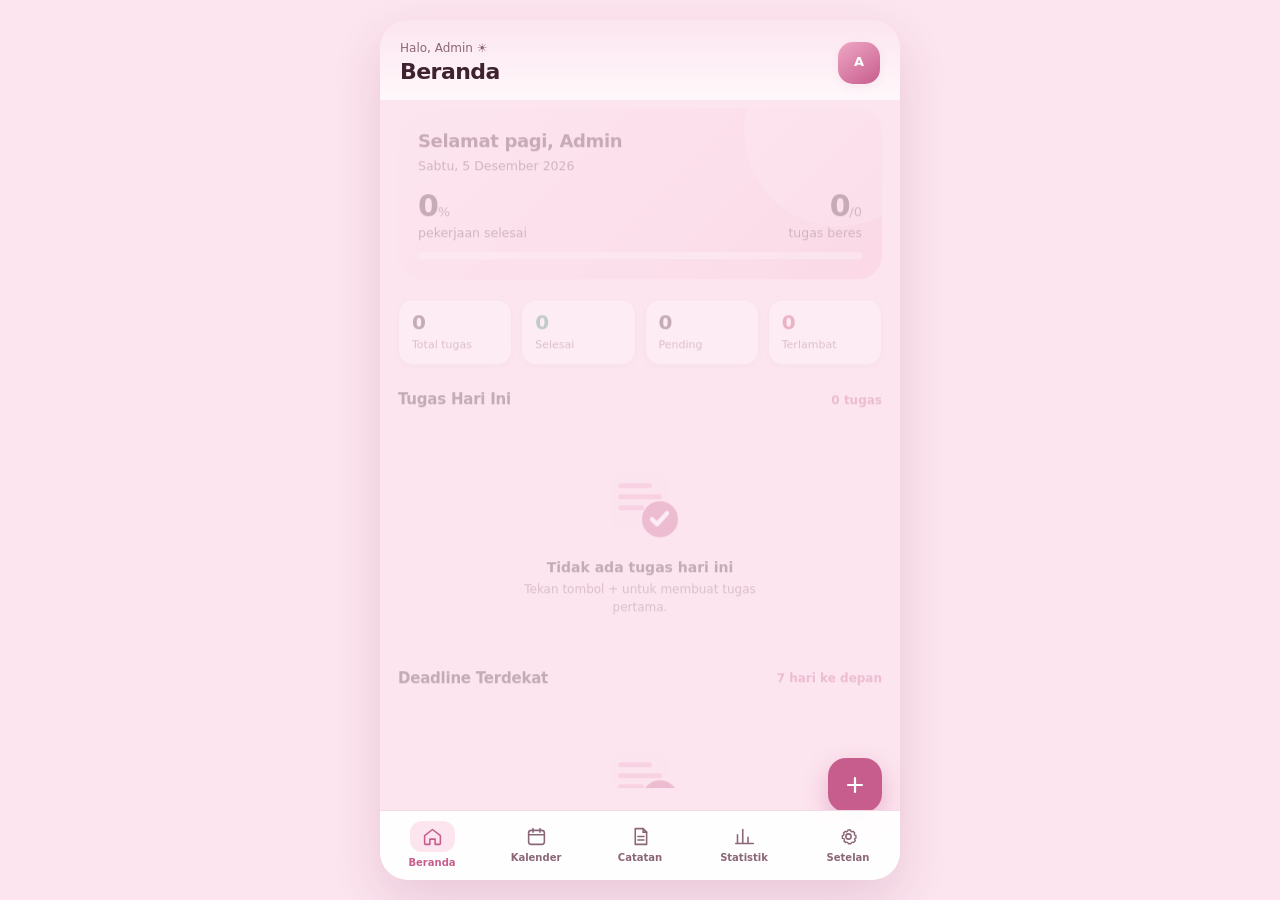
<file: index.html>
<!DOCTYPE html>
<html lang="id">
<head>
<meta charset="utf-8">
<meta http-equiv="refresh" content="0; url=./pinktask.html">
<link rel="canonical" href="./pinktask.html">
<title>PinkTask</title>
</head>
<body>
<a href="./pinktask.html">Buka PinkTask</a>
</body>
</html>
</file>
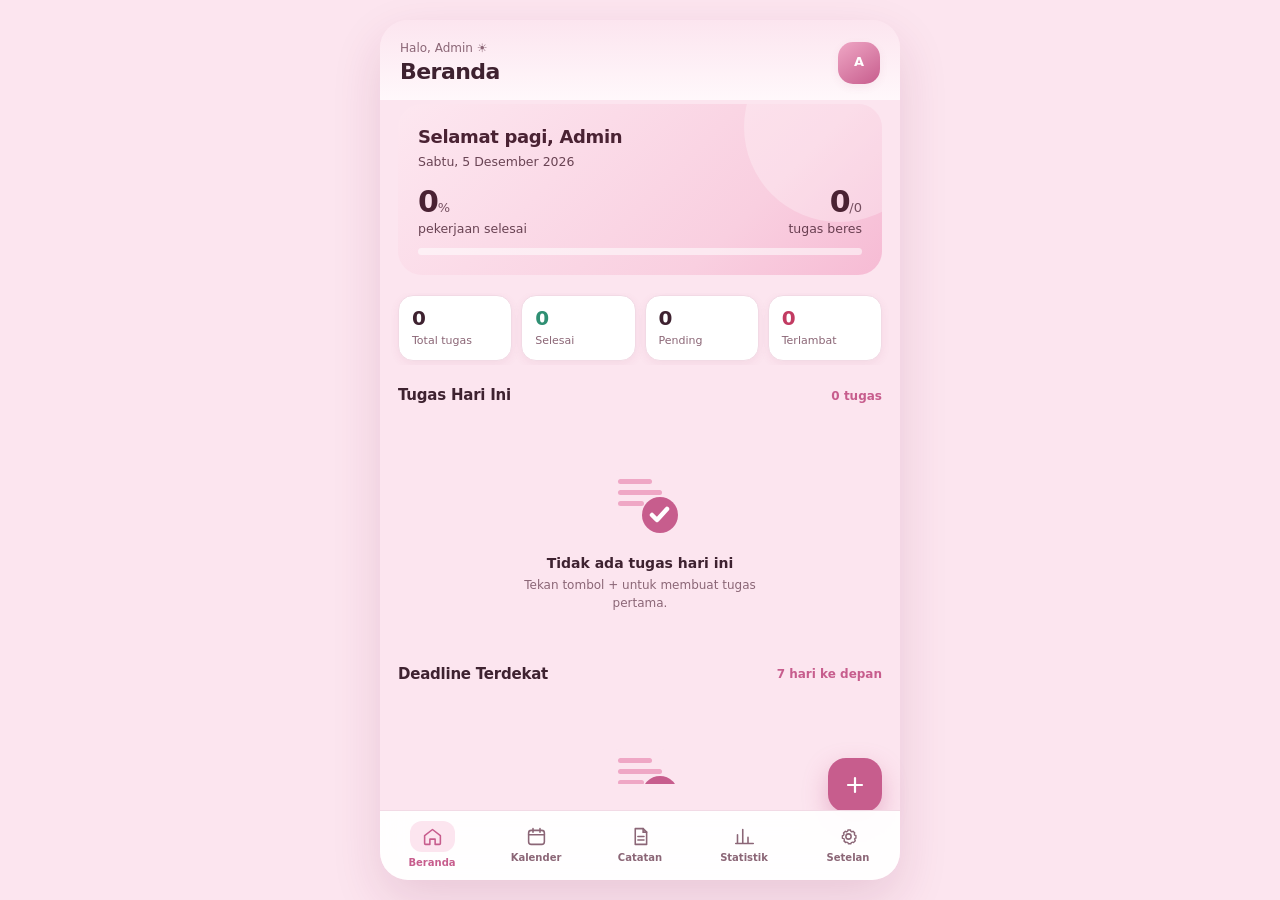
<file: pinktask.html>
<!DOCTYPE html>
<html lang="id" data-theme="light">
<head>
<meta charset="utf-8">
<meta name="viewport" content="width=device-width, initial-scale=1, viewport-fit=cover">
<meta name="theme-color" content="#FCE5EF">
<link rel="manifest" href="manifest.json">
<link rel="apple-touch-icon" href="icon-192.png">
<meta name="apple-mobile-web-app-capable" content="yes">
<meta name="apple-mobile-web-app-title" content="PinkTask">
<meta name="apple-mobile-web-app-status-bar-style" content="default">
<title>PinkTask — Admin Productivity Manager</title>
<link rel="stylesheet" href="app.css">
</head>
<body>

<svg width="0" height="0" style="position:absolute" aria-hidden="true">
  <symbol id="i-home" viewBox="0 0 24 24"><path d="M3 11l9-7 9 7v9a1 1 0 01-1 1h-5v-6h-6v6H4a1 1 0 01-1-1z" fill="none" stroke="currentColor" stroke-width="1.8" stroke-linecap="round" stroke-linejoin="round"/></symbol>
  <symbol id="i-calendar" viewBox="0 0 24 24"><rect x="3" y="5" width="18" height="16" rx="3" fill="none" stroke="currentColor" stroke-width="1.8"/><path d="M3 10h18M8 3v4M16 3v4" fill="none" stroke="currentColor" stroke-width="1.8" stroke-linecap="round"/></symbol>
  <symbol id="i-note" viewBox="0 0 24 24"><path d="M6 3h9l4 4v14H6z" fill="none" stroke="currentColor" stroke-width="1.8" stroke-linejoin="round"/><path d="M15 3v4h4M9 12h7M9 16h7" fill="none" stroke="currentColor" stroke-width="1.8" stroke-linecap="round"/></symbol>
  <symbol id="i-chart" viewBox="0 0 24 24"><path d="M4 20V10M10 20V4M16 20v-7M22 20H2" fill="none" stroke="currentColor" stroke-width="1.8" stroke-linecap="round"/></symbol>
  <symbol id="i-settings" viewBox="0 0 24 24"><circle cx="12" cy="12" r="3" fill="none" stroke="currentColor" stroke-width="1.8"/><path d="M19.4 15a1.6 1.6 0 00.3 1.8l.1.1-2.1 2.1-.1-.1a1.6 1.6 0 00-1.8-.3 1.6 1.6 0 00-1 1.5v.2h-3v-.2a1.6 1.6 0 00-1-1.5 1.6 1.6 0 00-1.8.3l-.1.1L6.8 17l.1-.1a1.6 1.6 0 00.3-1.8 1.6 1.6 0 00-1.5-1H5v-3h.2a1.6 1.6 0 001.5-1 1.6 1.6 0 00-.3-1.8L6.3 8l2.1-2.1.1.1a1.6 1.6 0 001.8.3 1.6 1.6 0 001-1.5V4.6h3v.2a1.6 1.6 0 001 1.5 1.6 1.6 0 001.8-.3l.1-.1L19.2 8l-.1.1a1.6 1.6 0 00-.3 1.8 1.6 1.6 0 001.5 1h.2v3h-.2a1.6 1.6 0 00-1.4 1z" fill="none" stroke="currentColor" stroke-width="1.6" stroke-linejoin="round"/></symbol>
  <symbol id="i-plus" viewBox="0 0 24 24"><path d="M12 5v14M5 12h14" fill="none" stroke="currentColor" stroke-width="2.2" stroke-linecap="round"/></symbol>
  <symbol id="i-check" viewBox="0 0 24 24"><path d="M5 12.5l4.2 4.2L19 7" fill="none" stroke="currentColor" stroke-width="3" stroke-linecap="round" stroke-linejoin="round"/></symbol>
  <symbol id="i-bell" viewBox="0 0 24 24"><path d="M18 8a6 6 0 10-12 0c0 7-3 7-3 9h18c0-2-3-2-3-9M10 21h4" fill="none" stroke="currentColor" stroke-width="1.8" stroke-linecap="round" stroke-linejoin="round"/></symbol>
  <symbol id="i-clock" viewBox="0 0 24 24"><circle cx="12" cy="12" r="9" fill="none" stroke="currentColor" stroke-width="1.8"/><path d="M12 7v5l3 2" fill="none" stroke="currentColor" stroke-width="1.8" stroke-linecap="round"/></symbol>
  <symbol id="i-edit" viewBox="0 0 24 24"><path d="M4 20h4l11-11-4-4L4 16v4zM14 6l4 4" fill="none" stroke="currentColor" stroke-width="1.8" stroke-linecap="round" stroke-linejoin="round"/></symbol>
  <symbol id="i-trash" viewBox="0 0 24 24"><path d="M4 7h16M9 7V4h6v3M6 7l1 13h10l1-13M10 11v5M14 11v5" fill="none" stroke="currentColor" stroke-width="1.8" stroke-linecap="round" stroke-linejoin="round"/></symbol>
  <symbol id="i-search" viewBox="0 0 24 24"><circle cx="11" cy="11" r="7" fill="none" stroke="currentColor" stroke-width="1.8"/><path d="M16 16l4 4" fill="none" stroke="currentColor" stroke-width="1.8" stroke-linecap="round"/></symbol>
  <symbol id="i-left" viewBox="0 0 24 24"><path d="M15 5l-7 7 7 7" fill="none" stroke="currentColor" stroke-width="2" stroke-linecap="round" stroke-linejoin="round"/></symbol>
  <symbol id="i-right" viewBox="0 0 24 24"><path d="M9 5l7 7-7 7" fill="none" stroke="currentColor" stroke-width="2" stroke-linecap="round" stroke-linejoin="round"/></symbol>
  <symbol id="i-close" viewBox="0 0 24 24"><path d="M6 6l12 12M18 6L6 18" fill="none" stroke="currentColor" stroke-width="2" stroke-linecap="round"/></symbol>
  <symbol id="i-star" viewBox="0 0 24 24"><path d="M12 3l2.7 5.6 6.1.9-4.4 4.3 1 6.1-5.4-2.9-5.4 2.9 1-6.1L3.2 9.5l6.1-.9z" fill="none" stroke="currentColor" stroke-width="1.8" stroke-linejoin="round"/></symbol>
  <symbol id="i-flag" viewBox="0 0 24 24"><path d="M5 21V4m0 1h11l-2 4 2 4H5" fill="none" stroke="currentColor" stroke-width="1.8" stroke-linecap="round" stroke-linejoin="round"/></symbol>
  <symbol id="i-tag" viewBox="0 0 24 24"><path d="M12 3H4v8l9 9 8-8-9-9z" fill="none" stroke="currentColor" stroke-width="1.8" stroke-linejoin="round"/><circle cx="8" cy="8" r="1.4" fill="currentColor"/></symbol>
  <symbol id="i-download" viewBox="0 0 24 24"><path d="M12 3v12m-4-4l4 4 4-4M4 19h16" fill="none" stroke="currentColor" stroke-width="1.8" stroke-linecap="round" stroke-linejoin="round"/></symbol>
  <symbol id="i-upload" viewBox="0 0 24 24"><path d="M12 16V4m-4 4l4-4 4 4M4 19h16" fill="none" stroke="currentColor" stroke-width="1.8" stroke-linecap="round" stroke-linejoin="round"/></symbol>
  <symbol id="i-moon" viewBox="0 0 24 24"><path d="M20 14.5A8.5 8.5 0 019.5 4 8.5 8.5 0 1020 14.5z" fill="none" stroke="currentColor" stroke-width="1.8" stroke-linejoin="round"/></symbol>
  <symbol id="i-sun" viewBox="0 0 24 24"><circle cx="12" cy="12" r="4" fill="none" stroke="currentColor" stroke-width="1.8"/><path d="M12 2v2M12 20v2M2 12h2M20 12h2M5 5l1.5 1.5M17.5 17.5L19 19M19 5l-1.5 1.5M6.5 17.5L5 19" fill="none" stroke="currentColor" stroke-width="1.8" stroke-linecap="round"/></symbol>
  <symbol id="i-info" viewBox="0 0 24 24"><circle cx="12" cy="12" r="9" fill="none" stroke="currentColor" stroke-width="1.8"/><path d="M12 11v5M12 8h.01" fill="none" stroke="currentColor" stroke-width="2" stroke-linecap="round"/></symbol>
  <symbol id="i-link" viewBox="0 0 24 24"><path d="M10 13a5 5 0 007.5.5l2-2A5 5 0 0012.5 4l-1 1M14 11a5 5 0 00-7.5-.5l-2 2A5 5 0 0011.5 20l1-1" fill="none" stroke="currentColor" stroke-width="1.8" stroke-linecap="round"/></symbol>
  <symbol id="i-heart" viewBox="0 0 24 24"><path d="M12 20s-8-4.6-8-10a4.5 4.5 0 018-2.8A4.5 4.5 0 0120 10c0 5.4-8 10-8 10z" fill="none" stroke="currentColor" stroke-width="1.8" stroke-linejoin="round"/></symbol>
  <symbol id="i-empty" viewBox="0 0 96 96"><rect x="18" y="22" width="60" height="56" rx="12" fill="#FCE5EF"/><rect x="26" y="32" width="34" height="5" rx="2.5" fill="#EFA7C5"/><rect x="26" y="43" width="44" height="5" rx="2.5" fill="#EFA7C5"/><rect x="26" y="54" width="26" height="5" rx="2.5" fill="#EFA7C5"/><circle cx="68" cy="68" r="18" fill="#C75D8D"/><path d="M60 68l5 5 10-11" fill="none" stroke="#fff" stroke-width="4.5" stroke-linecap="round" stroke-linejoin="round"/></symbol>
</svg>

<div class="shell">

  <!-- HOME -->
  <section class="page active" id="page-home">
    <div class="topbar">
      <div class="greeting"><div class="hello" id="hello">Halo, Admin 👋</div><h1>Beranda</h1></div>
      <div class="avatar">PT</div>
    </div>
    <div class="page-content">
    <div class="hero">
      <h2 id="hero-title">Selamat datang kembali</h2>
      <p id="hero-date">—</p>
      <div class="hero-row">
        <div><div class="hero-num"><span id="hero-percent">0</span><small>%</small></div><p>pekerjaan selesai</p></div>
        <div style="text-align:right"><div class="hero-num" id="hero-done">0<small>/0</small></div><p>tugas beres</p></div>
      </div>
      <div class="bar"><span id="hero-bar" style="width:0"></span></div>
    </div>
    <div class="metrics" id="metrics"></div>
    <div class="section">
      <div class="section-head"><h3>Tugas Hari Ini</h3><span class="link" id="home-today-count"></span></div>
      <div class="stack" id="home-today"></div>
    </div>
    <div class="section">
      <div class="section-head"><h3>Deadline Terdekat</h3><span class="link">7 hari ke depan</span></div>
      <div class="stack" id="home-upcoming"></div>
    </div>
    </div>
  </section>

  <!-- CALENDAR -->
  <section class="page" id="page-calendar">
    <div class="topbar">
      <div class="greeting"><div class="hello">Jadwal kerja</div><h1>Kalender</h1></div>
      <button class="icon-btn" id="cal-today" aria-label="Kembali ke hari ini"><svg><use href="#i-calendar" xlink:href="#i-calendar"/></svg></button>
    </div>
    <div class="page-content">
    <div class="month-head">
      <div><h2 id="cal-title">—</h2><p id="cal-sub">—</p></div>
      <div class="nav-pair">
        <button id="cal-prev" aria-label="Bulan sebelumnya"><svg><use href="#i-left" xlink:href="#i-left"/></svg></button>
        <button id="cal-next" aria-label="Bulan berikutnya"><svg><use href="#i-right" xlink:href="#i-right"/></svg></button>
      </div>
    </div>
    <div class="calendar">
      <div class="weekdays"><span>Sen</span><span>Sel</span><span>Rab</span><span>Kam</span><span>Jum</span><span>Sab</span><span>Min</span></div>
      <div class="days" id="cal-days"></div>
    </div>
    <div class="day-caption" id="cal-caption">—</div>
    <div class="section" style="padding-top:0"><div class="stack" id="cal-tasks"></div></div>
    </div>
  </section>

  <!-- NOTES -->
  <section class="page" id="page-notes">
    <div class="topbar">
      <div class="greeting"><div class="hello">Jurnal harian</div><h1>Catatan</h1></div>
      <div class="avatar">PT</div>
    </div>
    <div class="page-content">
    <div class="search"><svg><use href="#i-search" xlink:href="#i-search"/></svg>
      <input id="note-search" type="search" placeholder="Cari catatan..."></div>
    <div class="filters" id="note-filters"></div>
    <div class="section" style="padding-top:0"><div class="stack" id="note-list"></div></div>
    </div>
  </section>

  <!-- STATS -->
  <section class="page" id="page-stats">
    <div class="topbar">
      <div class="greeting"><div class="hello">Wawasan kerja</div><h1>Statistik</h1></div>
      <div class="avatar">PT</div>
    </div>
    <div class="page-content">
    <div class="section">
      <div class="section-head"><h3>Produktivitas</h3>
        <div class="segment" id="stat-period" style="max-width:170px">
          <button data-period="week" class="active">Minggu</button><button data-period="month">Bulan</button>
        </div>
      </div>
      <div class="card" id="stat-summary"></div>
    </div>
    <div class="section">
      <div class="section-head"><h3>Grafik Penyelesaian</h3></div>
      <div class="card"><div class="chart" id="stat-chart"></div><div class="legend"><span><i style="background:#EFA7C5"></i> Selesai</span><span><i style="background:#F2DAE5"></i> Dibuat</span></div></div>
    </div>
    <div class="section">
      <div class="section-head"><h3>Kategori Teratas</h3></div>
      <div class="card" id="stat-categories"></div>
    </div>
    <div class="section">
      <div class="section-head"><h3>Rekap Bulan Ini</h3></div>
      <div class="card" id="stat-month"></div>
    </div>
    </div>
  </section>

  <!-- SETTINGS -->
  <section class="page" id="page-settings">
    <div class="topbar">
      <div class="greeting"><div class="hello">Preferensi aplikasi</div><h1>Pengaturan</h1></div>
    </div>
    <div class="page-content">
    <div class="section" style="padding-top:0">
      <div class="card" style="margin-bottom:10px">
        <label class="lbl">Nama pengguna</label>
        <div style="display:flex;gap:8px">
          <input class="field" id="name-input" placeholder="Nama kamu" maxlength="30" autocomplete="off">
          <button class="btn primary" id="name-save" style="flex:0 0 84px">Simpan</button>
        </div>
        <div style="font-size:11px;color:var(--muted);margin-top:7px">Dipakai untuk sapaan di beranda.</div>
      </div>
      <div class="card" style="display:flex;align-items:center;gap:13px">
        <div class="avatar" style="width:50px;height:50px;border-radius:17px">PT</div>
        <div><b style="font-size:14px">PinkTask</b><div style="font-size:11.5px;color:var(--muted)">Admin Productivity Manager</div></div>
      </div>
    </div>
    <div class="section">
      <div class="section-head"><h3>Tampilan</h3></div>
      <div class="list-group"><div class="row">
        <div class="r-ico"><svg><use href="#i-moon" xlink:href="#i-moon"/></svg></div>
        <div class="r-body"><b>Mode gelap</b><span>Nyaman dipakai malam hari</span></div>
        <div class="switch" id="theme-switch"></div>
      </div></div>
    </div>
    <div class="section">
      <div class="section-head"><h3>Notifikasi</h3></div>
      <div class="list-group">
        <div class="row"><div class="r-ico"><svg><use href="#i-bell" xlink:href="#i-bell"/></svg></div>
          <div class="r-body"><b>Pengingat aktif</b><span>Notifikasi lokal tanpa internet</span></div>
          <div class="switch on" id="notify-switch"></div></div>
        <div class="row" id="permission-row"><div class="r-ico"><svg><use href="#i-info" xlink:href="#i-info"/></svg></div>
          <div class="r-body"><b>Izin notifikasi</b><span id="permission-text">Diperlukan Android 13+</span></div>
          <button class="r-val" id="ask-permission">Izinkan</button></div>
      </div>
    </div>
    <div class="section">
      <div class="section-head"><h3>Data &amp; Cadangan</h3></div>
      <div class="list-group">
        <div class="row" id="backup-row"><div class="r-ico"><svg><use href="#i-download" xlink:href="#i-download"/></svg></div>
          <div class="r-body"><b>Backup data</b><span id="backup-info">Simpan salinan ke perangkat</span></div></div>
        <div class="row" id="restore-row"><div class="r-ico"><svg><use href="#i-upload" xlink:href="#i-upload"/></svg></div>
          <div class="r-body"><b>Restore data</b><span>Pulihkan dari file backup</span></div></div>
        <div class="row" id="export-row"><div class="r-ico"><svg><use href="#i-download" xlink:href="#i-download"/></svg></div>
          <div class="r-body"><b>Ekspor tugas</b><span>File CSV untuk spreadsheet</span></div></div>
        <div class="row" id="clear-row"><div class="r-ico"><svg><use href="#i-trash" xlink:href="#i-trash"/></svg></div>
          <div class="r-body"><b>Hapus semua data</b><span>Tidak bisa dibatalkan</span></div></div>
      </div>
    </div>
    <div class="section">
      <div class="card" style="text-align:center;color:var(--muted);font-size:11.5px">
        <div style="color:var(--accent)"><svg style="width:26px;height:26px;margin:0 auto 6px"><use href="#i-heart" xlink:href="#i-heart"/></svg></div>
        PinkTask v1.0 · Stay organized, get things done.
      </div>
    </div>
    </div>
  </section>

  <button class="fab" id="fab" aria-label="Tambah tugas"><svg><use href="#i-plus" xlink:href="#i-plus"/></svg></button>
  <nav class="bottom-nav" id="bottom-nav">
    <button class="nav-item active" data-page="home"><span class="nav-ico"><svg><use href="#i-home" xlink:href="#i-home"/></svg></span>Beranda</button>
    <button class="nav-item" data-page="calendar"><span class="nav-ico"><svg><use href="#i-calendar" xlink:href="#i-calendar"/></svg></span>Kalender</button>
    <button class="nav-item" data-page="notes"><span class="nav-ico"><svg><use href="#i-note" xlink:href="#i-note"/></svg></span>Catatan</button>
    <button class="nav-item" data-page="stats"><span class="nav-ico"><svg><use href="#i-chart" xlink:href="#i-chart"/></svg></span>Statistik</button>
    <button class="nav-item" data-page="settings"><span class="nav-ico"><svg><use href="#i-settings" xlink:href="#i-settings"/></svg></span>Setelan</button>
  </nav>
</div>

<div class="overlay" id="overlay"><div class="sheet" id="sheet"></div></div>
<div class="toast" id="toast" role="status"></div>

<script src="store.js"></script>
<script src="app.js"></script>
<script>
if ('serviceWorker' in navigator && location.protocol !== 'file:') {
  window.addEventListener('load', function () {
    navigator.serviceWorker.register('sw.js').catch(function () {});
  });
}
</script>
</body>
</html>
</file>
<file: app.css>
/* PinkTask — design system */
:root{
  --bg:#FFF8FB; --surface:#FFFFFF; --surface-2:#FCE5EF; --surface-3:#FFF0F6;
  --primary:#EFA7C5; --primary-strong:#C75D8D; --accent:#C75D8D;
  --text:#3E2230; --muted:#8B6676; --faint:#B796A5; --border:#F2DAE5;
  --danger:#C23B62; --success:#2F8F73; --warning:#D98B28;
  --shadow:0 10px 28px rgba(157,55,100,.10);
  --shadow-sm:0 3px 10px rgba(157,55,100,.07);
  --radius:18px; --radius-sm:12px; --nav-h:70px;
  --safe-top:env(safe-area-inset-top, 0px);
  --safe-bottom:env(safe-area-inset-bottom, 0px);
  --safe-left:env(safe-area-inset-left, 0px);
  --safe-right:env(safe-area-inset-right, 0px);
}
html[data-theme="dark"]{
  --bg:#1C171A; --surface:#2A2227; --surface-2:#392B33; --surface-3:#32262C;
  --primary:#C75D8D; --primary-strong:#EFA7C5; --accent:#EFA7C5;
  --text:#F8EBF1; --muted:#C9A9B8; --faint:#9E7E8D; --border:#4A3540;
  --danger:#FF7D9C; --success:#5FCBA8; --warning:#E8B463;
  --shadow:0 10px 28px rgba(0,0,0,.35); --shadow-sm:0 3px 12px rgba(0,0,0,.25);
}
*{box-sizing:border-box;-webkit-tap-highlight-color:transparent}
html,body{margin:0;padding:0;min-height:100%}
body{
  background:var(--bg);color:var(--text);font-size:14px;line-height:1.45;
  font-family:Roboto,"Segoe UI",system-ui,-apple-system,sans-serif;
  -webkit-font-smoothing:antialiased;overflow:hidden;
}
button,input,select,textarea{font:inherit;color:inherit}
button{cursor:pointer;border:0;background:none}
h1,h2,h3,h4,p{margin:0}
svg{display:block}
::selection{background:var(--primary);color:var(--text)}
:focus-visible{outline:3px solid var(--primary-strong);outline-offset:2px}
input[type="date"]::-webkit-calendar-picker-indicator,
input[type="time"]::-webkit-calendar-picker-indicator{opacity:.6;cursor:pointer}

.shell{max-width:520px;margin:0 auto;height:100vh;height:100dvh;position:relative;
  padding-bottom:calc(var(--nav-h) + var(--safe-bottom) + 26px);
  display:flex;flex-direction:column;overflow:hidden}
.page{display:none;flex:1;min-height:0;flex-direction:column}
.page.active{display:flex}
@keyframes fade{from{opacity:0;transform:translateY(6px)}to{opacity:1;transform:none}}
.page-content{flex:1;min-height:0;overflow-y:auto;overflow-x:hidden;-webkit-overflow-scrolling:touch;
  overscroll-behavior:contain;animation:fade .25s ease}

/* top bar */
.topbar{padding:calc(var(--safe-top) + 20px) 20px 14px;display:flex;align-items:center;gap:12px;
  flex:none;position:relative;z-index:5;
  background:linear-gradient(180deg, var(--surface-2) 0%, var(--bg) 100%)}
.topbar .greeting{flex:1;min-width:0}
.topbar .hello{font-size:12px;color:var(--muted)}
.topbar h1{font-size:22px;letter-spacing:-.025em;font-weight:700;line-height:1.2;margin-top:2px}
.avatar{width:42px;height:42px;border-radius:15px;background:linear-gradient(145deg,var(--primary),var(--primary-strong));
  color:#fff;font-weight:700;font-size:13px;display:grid;place-items:center;box-shadow:var(--shadow-sm);flex:none}
.icon-btn{width:38px;height:38px;border-radius:12px;background:var(--surface);border:1px solid var(--border);
  display:grid;place-items:center;color:var(--accent);flex:none;box-shadow:var(--shadow-sm)}
.icon-btn svg{width:18px;height:18px}
.icon-btn:active{transform:scale(.96)}

/* hero card */
.hero{margin:4px 18px 18px;border-radius:24px;padding:20px;color:#4A2233;position:relative;overflow:hidden;
  background:linear-gradient(135deg,#FDE7F0,#F9CFE0 70%,#F6BBD4)}
html[data-theme="dark"] .hero{background:linear-gradient(135deg,#6E3A52,#8C4565 70%,#A85378);color:#FFF2F8}
.hero::after{content:"";position:absolute;right:-52px;top:-72px;width:190px;height:190px;border-radius:50%;
  background:rgba(255,255,255,.28)}
html[data-theme="dark"] .hero::after{background:rgba(255,255,255,.08)}
.hero h2{font-size:18px;font-weight:700;letter-spacing:-.02em;position:relative;z-index:1}
.hero p{font-size:12.5px;opacity:.82;margin-top:3px;position:relative;z-index:1}
.hero-row{display:flex;align-items:center;justify-content:space-between;gap:14px;margin-top:16px;position:relative;z-index:1}
.hero-num{font-size:30px;font-weight:800;letter-spacing:-.04em;line-height:1}
.hero-num small{font-size:13px;font-weight:500;letter-spacing:0;opacity:.75}
.bar{height:7px;border-radius:99px;background:rgba(255,255,255,.55);overflow:hidden;margin-top:10px}
html[data-theme="dark"] .bar{background:rgba(0,0,0,.22)}
.bar span{display:block;height:100%;border-radius:99px;background:var(--primary-strong);transition:width .4s ease}
html[data-theme="dark"] .bar span{background:#FFE0EF}

/* section */
.section{padding:0 18px;margin-bottom:24px}
.section-head{display:flex;align-items:center;justify-content:space-between;gap:10px;margin-bottom:12px}
.section-head h3{font-size:15px;font-weight:700;letter-spacing:-.015em}
.section-head .link{font-size:12px;font-weight:600;color:var(--accent)}

/* metric strip */
.metrics{display:flex;gap:9px;overflow:auto;padding:2px 18px 4px;margin-bottom:20px;scrollbar-width:none}
.metrics::-webkit-scrollbar{display:none}
.metric{min-width:92px;flex:1;background:var(--surface);border:1px solid var(--border);border-radius:15px;padding:11px 13px;box-shadow:var(--shadow-sm)}
.metric b{display:block;font-size:20px;font-weight:800;letter-spacing:-.03em;line-height:1.1}
.metric span{font-size:11px;color:var(--muted);white-space:nowrap}
.metric.late b{color:var(--danger)}
.metric.done b{color:var(--success)}

/* cards */
.card{background:var(--surface);border:1px solid var(--border);border-radius:var(--radius);padding:14px;box-shadow:var(--shadow-sm)}
.stack{display:flex;flex-direction:column;gap:10px}

/* task card */
.task{display:flex;gap:12px;align-items:flex-start;background:var(--surface);border:1px solid var(--border);
  border-radius:16px;padding:13px;box-shadow:var(--shadow-sm)}
.task.done{opacity:.72}
.check{width:23px;height:23px;border-radius:8px;border:2px solid var(--primary-strong);background:transparent;
  flex:none;display:grid;place-items:center;padding:0;margin-top:1px;transition:.18s}
.check svg{width:14px;height:14px;color:#fff;opacity:0;transform:scale(.5);transition:.18s}
.task.done .check{background:var(--primary-strong)}
.task.done .check svg{opacity:1;transform:scale(1)}
.task-main{flex:1;min-width:0}
.task-title{font-weight:600;font-size:13.5px;word-break:break-word;display:flex;align-items:center;gap:6px}
.task-title svg{width:13px;height:13px;color:var(--warning);flex:none}
.task.done .task-title{text-decoration:line-through;color:var(--muted)}
.task-desc{font-size:12px;color:var(--muted);margin-top:3px;display:-webkit-box;-webkit-line-clamp:2;-webkit-box-orient:vertical;overflow:hidden}
.task-meta{display:flex;align-items:center;gap:8px;flex-wrap:wrap;margin-top:8px;font-size:11px;color:var(--muted)}
.task-meta span{display:inline-flex;align-items:center;gap:4px}
.task-meta svg{width:12px;height:12px}
.task-meta .late{color:var(--danger);font-weight:600}
.tag{border-radius:99px;padding:2px 8px;font-size:10px;font-weight:700;background:var(--surface-2);color:var(--accent)}
.tag.high{background:#FCE0E8;color:#B43257}
.tag.medium{background:#FDF0DC;color:#A96E16}
.tag.low{background:#E5F4EF;color:#27775F}
html[data-theme="dark"] .tag.high{background:#5A2A3A;color:#FFB4C8}
html[data-theme="dark"] .tag.medium{background:#5A4526;color:#F4CE8F}
html[data-theme="dark"] .tag.low{background:#204A40;color:#9AE3CA}
.task-actions{display:flex;gap:2px;flex:none}
.mini{width:28px;height:28px;border-radius:9px;display:grid;place-items:center;color:var(--faint)}
.mini:hover{background:var(--surface-2);color:var(--accent)}
.mini svg{width:15px;height:15px}
.sub-progress{font-size:10.5px;color:var(--muted);margin-top:6px;display:flex;align-items:center;gap:5px}
.sub-progress .bar{height:4px;flex:1;margin:0;background:var(--surface-2)}
.sub-progress .bar span{background:var(--primary-strong)}

/* FAB */
.fab{position:fixed;right:calc(50% - 260px + 18px);bottom:calc(var(--nav-h) + var(--safe-bottom) + 18px);z-index:15;
  width:54px;height:54px;border-radius:18px;background:var(--primary-strong);color:#fff;
  display:grid;place-items:center;box-shadow:0 10px 24px rgba(199,93,141,.38)}
@media(max-width:520px){.fab{right:calc(18px + var(--safe-right))}}
.fab svg{width:24px;height:24px}
.fab:active{transform:scale(.95)}

/* bottom nav */
.bottom-nav{position:fixed;left:50%;transform:translateX(-50%);bottom:0;width:100%;max-width:520px;z-index:20;
  height:calc(var(--nav-h) + var(--safe-bottom));padding-bottom:var(--safe-bottom);
  background:color-mix(in srgb,var(--surface) 94%,transparent);backdrop-filter:blur(14px);
  border-top:1px solid var(--border);display:grid;grid-template-columns:repeat(5,1fr)}
.nav-item{display:flex;flex-direction:column;align-items:center;justify-content:center;gap:4px;color:var(--muted);font-size:10px;font-weight:600}
.nav-item svg{width:21px;height:21px}
.nav-item.active{color:var(--primary-strong)}
.nav-item.active .nav-ico{background:var(--surface-2);border-radius:12px;padding:5px 12px}
html[data-theme="dark"] .nav-item.active{color:var(--accent)}

/* filters */
.filters{display:flex;gap:7px;overflow:auto;padding:2px 18px 4px;margin-bottom:12px;scrollbar-width:none}
.filters::-webkit-scrollbar{display:none}
.chip{border:1px solid var(--border);background:var(--surface);color:var(--muted);border-radius:99px;
  padding:6px 13px;font-size:11.5px;font-weight:600;white-space:nowrap}
.chip.active{background:var(--primary-strong);border-color:var(--primary-strong);color:#fff}

/* calendar */
.month-head{display:flex;align-items:center;justify-content:space-between;padding:0 18px;margin-bottom:14px}
.month-head h2{font-size:18px;font-weight:700;letter-spacing:-.02em}
.month-head p{font-size:11.5px;color:var(--muted);margin-top:2px}
.nav-pair{display:flex;gap:6px}
.nav-pair button{width:34px;height:34px;border-radius:11px;border:1px solid var(--border);background:var(--surface);
  color:var(--accent);display:grid;place-items:center}
.nav-pair svg{width:16px;height:16px}
.calendar{margin:0 18px;border:1px solid var(--border);border-radius:20px;background:var(--surface);padding:14px 10px;box-shadow:var(--shadow-sm)}
.weekdays{display:grid;grid-template-columns:repeat(7,1fr);text-align:center;font-size:10px;font-weight:700;color:var(--muted);margin-bottom:8px}
.days{display:grid;grid-template-columns:repeat(7,1fr);gap:3px}
.day{aspect-ratio:1;border-radius:12px;display:flex;flex-direction:column;align-items:center;justify-content:center;gap:4px;
  font-size:12.5px;font-weight:600;color:var(--text);padding:0}
.day.muted{color:var(--faint)}
.day.today{color:var(--primary-strong);box-shadow:inset 0 0 0 1.5px var(--primary)}
.day.selected{background:var(--primary-strong);color:#fff;box-shadow:0 4px 12px rgba(199,93,141,.3)}
.day .dots{display:flex;gap:2px;height:4px}
.day .dots i{width:4px;height:4px;border-radius:50%;background:var(--primary-strong)}
.day .dots i.high{background:var(--danger)}
.day .dots i.medium{background:var(--warning)}
.day .dots i.low{background:var(--success)}
.day.selected .dots i{background:#fff}
.day-caption{font-size:12px;color:var(--muted);font-weight:600;margin:18px 18px 10px}

/* notes */
.search{display:flex;align-items:center;gap:9px;background:var(--surface);border:1px solid var(--border);border-radius:14px;
  padding:10px 13px;margin:0 18px 14px;box-shadow:var(--shadow-sm)}
.search svg{width:16px;height:16px;color:var(--muted)}
.search input{border:0;outline:0;background:none;width:100%;font-size:13px}
.search input::placeholder{color:var(--faint)}
.note-head{display:flex;align-items:baseline;justify-content:space-between;gap:10px}
.note-head b{font-size:14px}
.note-head span{font-size:11px;color:var(--muted)}
.note-body{font-size:12.5px;color:var(--muted);margin-top:6px;white-space:pre-wrap;display:-webkit-box;-webkit-line-clamp:3;-webkit-box-orient:vertical;overflow:hidden}
.note-link{font-size:10.5px;color:var(--accent);margin-top:8px;display:flex;align-items:center;gap:4px}
.note-link svg{width:12px;height:12px}

/* stats */
.chart{display:flex;align-items:flex-end;gap:5px;height:120px;margin-top:6px}
.chart .col{flex:1;display:flex;flex-direction:column;align-items:center;gap:6px;height:100%;justify-content:flex-end}
.chart .col .pair{width:100%;max-width:30px;height:100%;display:flex;align-items:flex-end;gap:2px;justify-content:center}
.chart .col .fill{flex:1;border-radius:6px 6px 3px 3px;min-height:3px;
  background:linear-gradient(180deg,var(--primary),var(--primary-strong))}
.chart .col .fill.made{background:var(--border)}
.chart .col span{font-size:9px;color:var(--muted)}
.chart .col b{font-size:10px;color:var(--text)}
.legend{display:flex;gap:12px;margin-top:12px;font-size:10.5px;color:var(--muted);flex-wrap:wrap}
.legend i{width:8px;height:8px;border-radius:3px;display:inline-block;margin-right:5px}
.bar-row{display:flex;align-items:center;gap:10px;margin-top:11px;font-size:11.5px}
.bar-row label{width:74px;flex:none;color:var(--muted)}
.bar-row .bar{flex:1;margin:0;background:var(--surface-2);height:8px}
.bar-row .bar span{background:var(--primary-strong)}
.bar-row b{width:26px;text-align:right;font-size:11px}

/* settings */
.list-group{background:var(--surface);border:1px solid var(--border);border-radius:18px;overflow:hidden;box-shadow:var(--shadow-sm)}
.row{display:flex;align-items:center;gap:12px;padding:13px 14px;border-bottom:1px solid var(--border)}
.row:last-child{border-bottom:0}
.row .r-ico{width:34px;height:34px;border-radius:11px;background:var(--surface-2);color:var(--accent);display:grid;place-items:center;flex:none}
.row .r-ico svg{width:17px;height:17px}
.row .r-body{flex:1;min-width:0}
.row .r-body b{font-size:13px;display:block}
.row .r-body span{font-size:11px;color:var(--muted)}
.row .r-val{font-size:12px;color:var(--accent);font-weight:600}
.segment{display:flex;gap:4px;background:var(--surface-2);border-radius:12px;padding:4px}
.segment button{flex:1;padding:7px 10px;border-radius:9px;font-size:11.5px;font-weight:700;color:var(--muted)}
.segment button.active{background:var(--surface);color:var(--accent);box-shadow:var(--shadow-sm)}
.switch{width:40px;height:23px;border-radius:99px;background:var(--border);position:relative;flex:none;transition:.2s}
.switch::after{content:"";position:absolute;top:3px;left:3px;width:17px;height:17px;border-radius:50%;background:#fff;transition:.2s;box-shadow:0 1px 3px rgba(0,0,0,.2)}
.switch.on{background:var(--primary-strong)}
.switch.on::after{transform:translateX(17px)}

/* modal */
.overlay{position:fixed;inset:0;background:rgba(45,20,32,.42);z-index:40;display:none;align-items:flex-end;justify-content:center;backdrop-filter:blur(3px)}
.overlay.open{display:flex}
.sheet{background:var(--surface);width:100%;max-width:520px;border-radius:26px 26px 0 0;padding:10px 18px calc(22px + var(--safe-bottom));
  max-height:88vh;overflow:auto;animation:slide .25s ease}
@keyframes slide{from{transform:translateY(40px);opacity:.5}to{transform:none;opacity:1}}
.grab{width:38px;height:4px;border-radius:99px;background:var(--border);margin:0 auto 16px}
.sheet h2{font-size:17px;font-weight:700;letter-spacing:-.02em;margin-bottom:14px}
.field{width:100%;border:1px solid var(--border);background:var(--bg);border-radius:12px;padding:11px 13px;outline:none;
  font-size:13px;transition:border-color .2s,box-shadow .2s}
.field:focus{border-color:var(--primary-strong);box-shadow:0 0 0 3px var(--surface-2)}
.field::placeholder{color:var(--faint)}
textarea.field{min-height:76px;resize:vertical}
label.lbl{font-size:11px;font-weight:700;color:var(--muted);display:block;margin:12px 0 6px}
.two{display:grid;grid-template-columns:1fr 1fr;gap:9px}
.choice-row{display:flex;gap:7px;flex-wrap:wrap}
.choice{border:1px solid var(--border);background:var(--surface);border-radius:99px;padding:7px 12px;font-size:11px;font-weight:600;color:var(--muted)}
.choice.active{background:var(--surface-2);border-color:var(--primary);color:var(--accent)}
.subtask-row{display:flex;align-items:center;gap:8px;margin-top:7px;font-size:12.5px}
.subtask-row input[type="checkbox"]{accent-color:var(--primary-strong);width:17px;height:17px}
.subtask-row.done span{text-decoration:line-through;color:var(--muted)}
.subtask-row button{margin-left:auto;color:var(--faint)}
.subtask-row button svg{width:14px;height:14px}
.sheet-actions{display:flex;gap:9px;margin-top:20px}
.btn{flex:1;border-radius:13px;padding:12px;font-size:13px;font-weight:700;text-align:center}
.btn svg{width:16px;height:16px;display:inline-block;vertical-align:middle;margin-right:5px}
.btn.primary{background:var(--primary-strong);color:#fff;box-shadow:0 6px 16px rgba(199,93,141,.3)}
.btn.ghost{background:var(--surface-2);color:var(--accent)}
.btn.danger{background:var(--danger);color:#fff}

/* empty state */
.empty{text-align:center;padding:28px 18px;color:var(--muted)}
.empty svg{width:96px;height:96px;margin:0 auto 10px}
.empty b{display:block;color:var(--text);font-size:14px;margin-bottom:4px}
.empty p{font-size:12px;max-width:240px;margin:0 auto}
.toast{position:fixed;left:50%;bottom:calc(var(--nav-h) + 22px);transform:translate(-50%,16px);z-index:60;
  background:var(--text);color:var(--bg);padding:10px 17px;border-radius:99px;font-size:12px;font-weight:600;
  box-shadow:0 8px 22px rgba(0,0,0,.2);opacity:0;pointer-events:none;transition:.25s;max-width:86%;text-align:center}
.toast.show{opacity:1;transform:translate(-50%,0)}
[hidden]{display:none!important}
body.keyboard-open .bottom-nav,body.keyboard-open .fab{display:none}
body.keyboard-open .shell{padding-bottom:24px}
body.keyboard-open .sheet{max-height:58vh}
@media(min-width:560px){body{padding:20px 0;background:var(--surface-2)}
  .shell{border-radius:28px;box-shadow:0 20px 50px rgba(120,30,80,.14);height:calc(100dvh - 40px)}
  .bottom-nav{bottom:20px;border-radius:0 0 28px 28px}}
</file>
